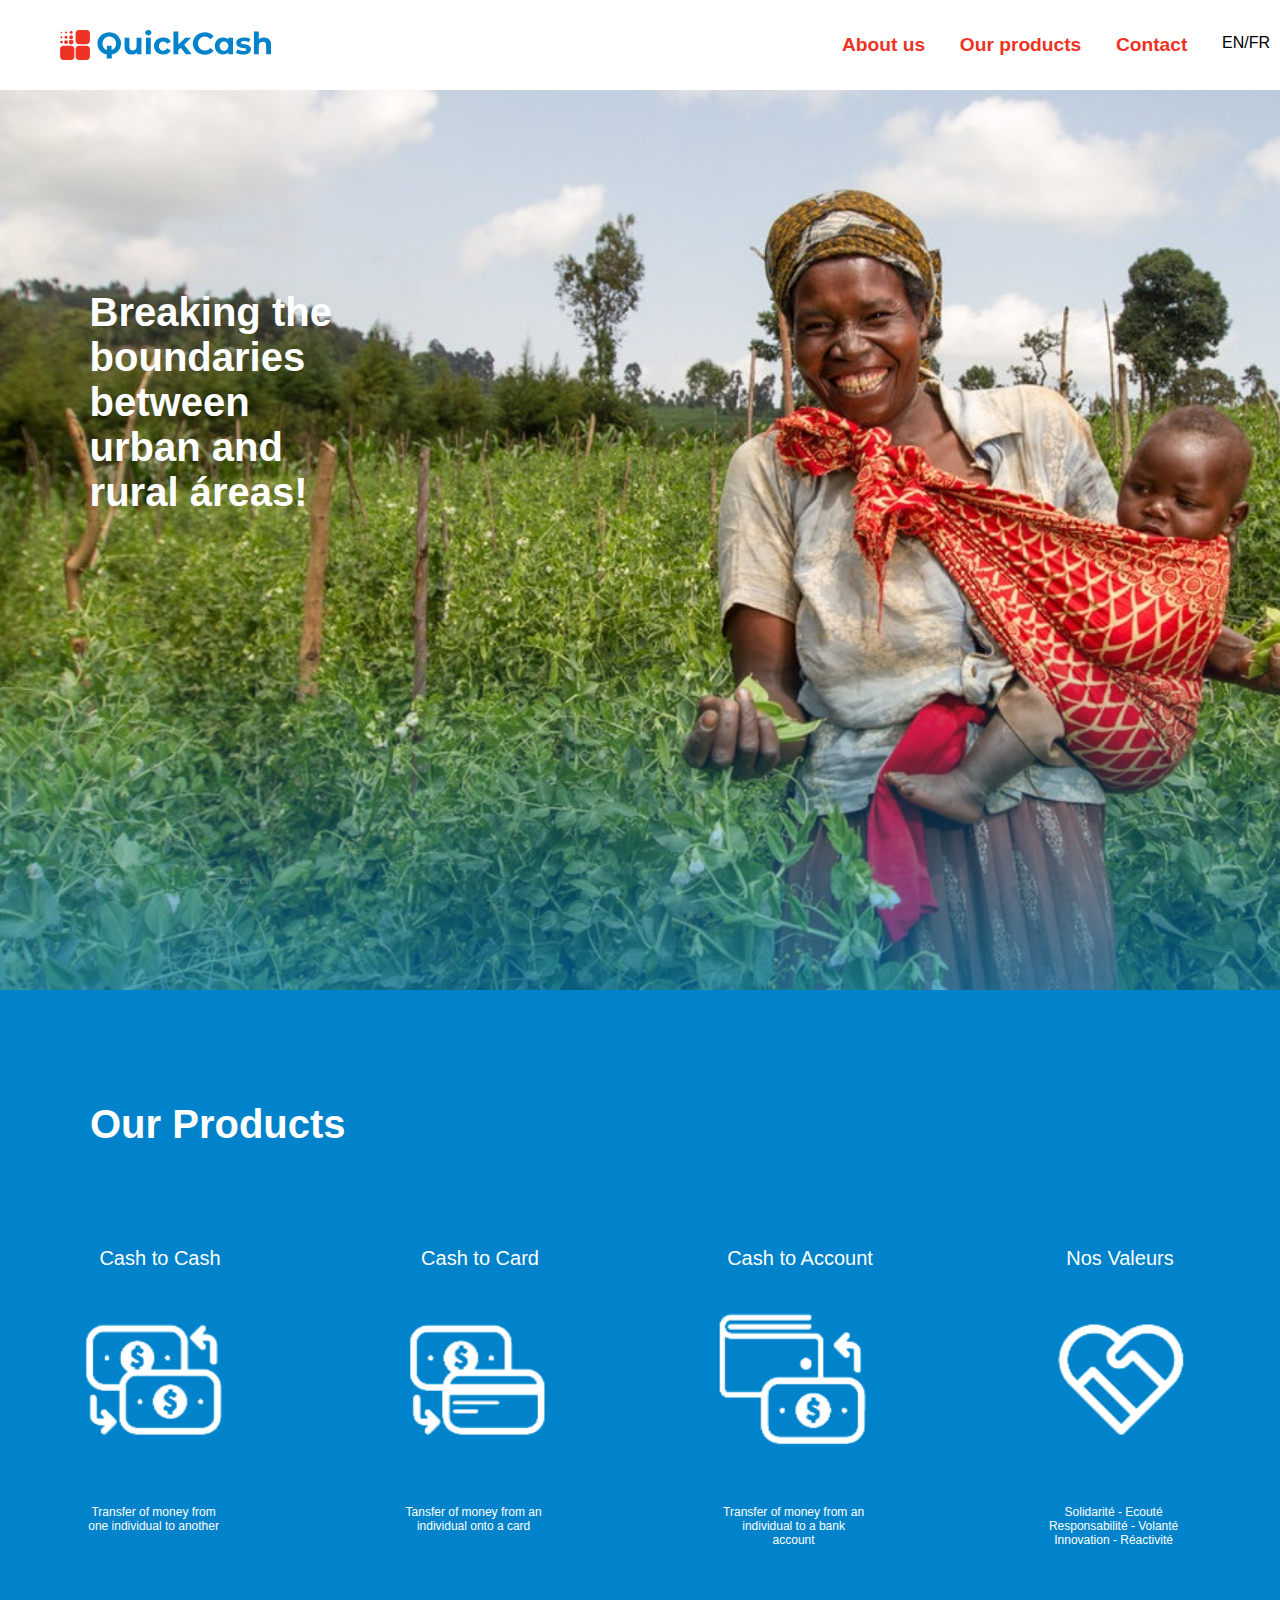
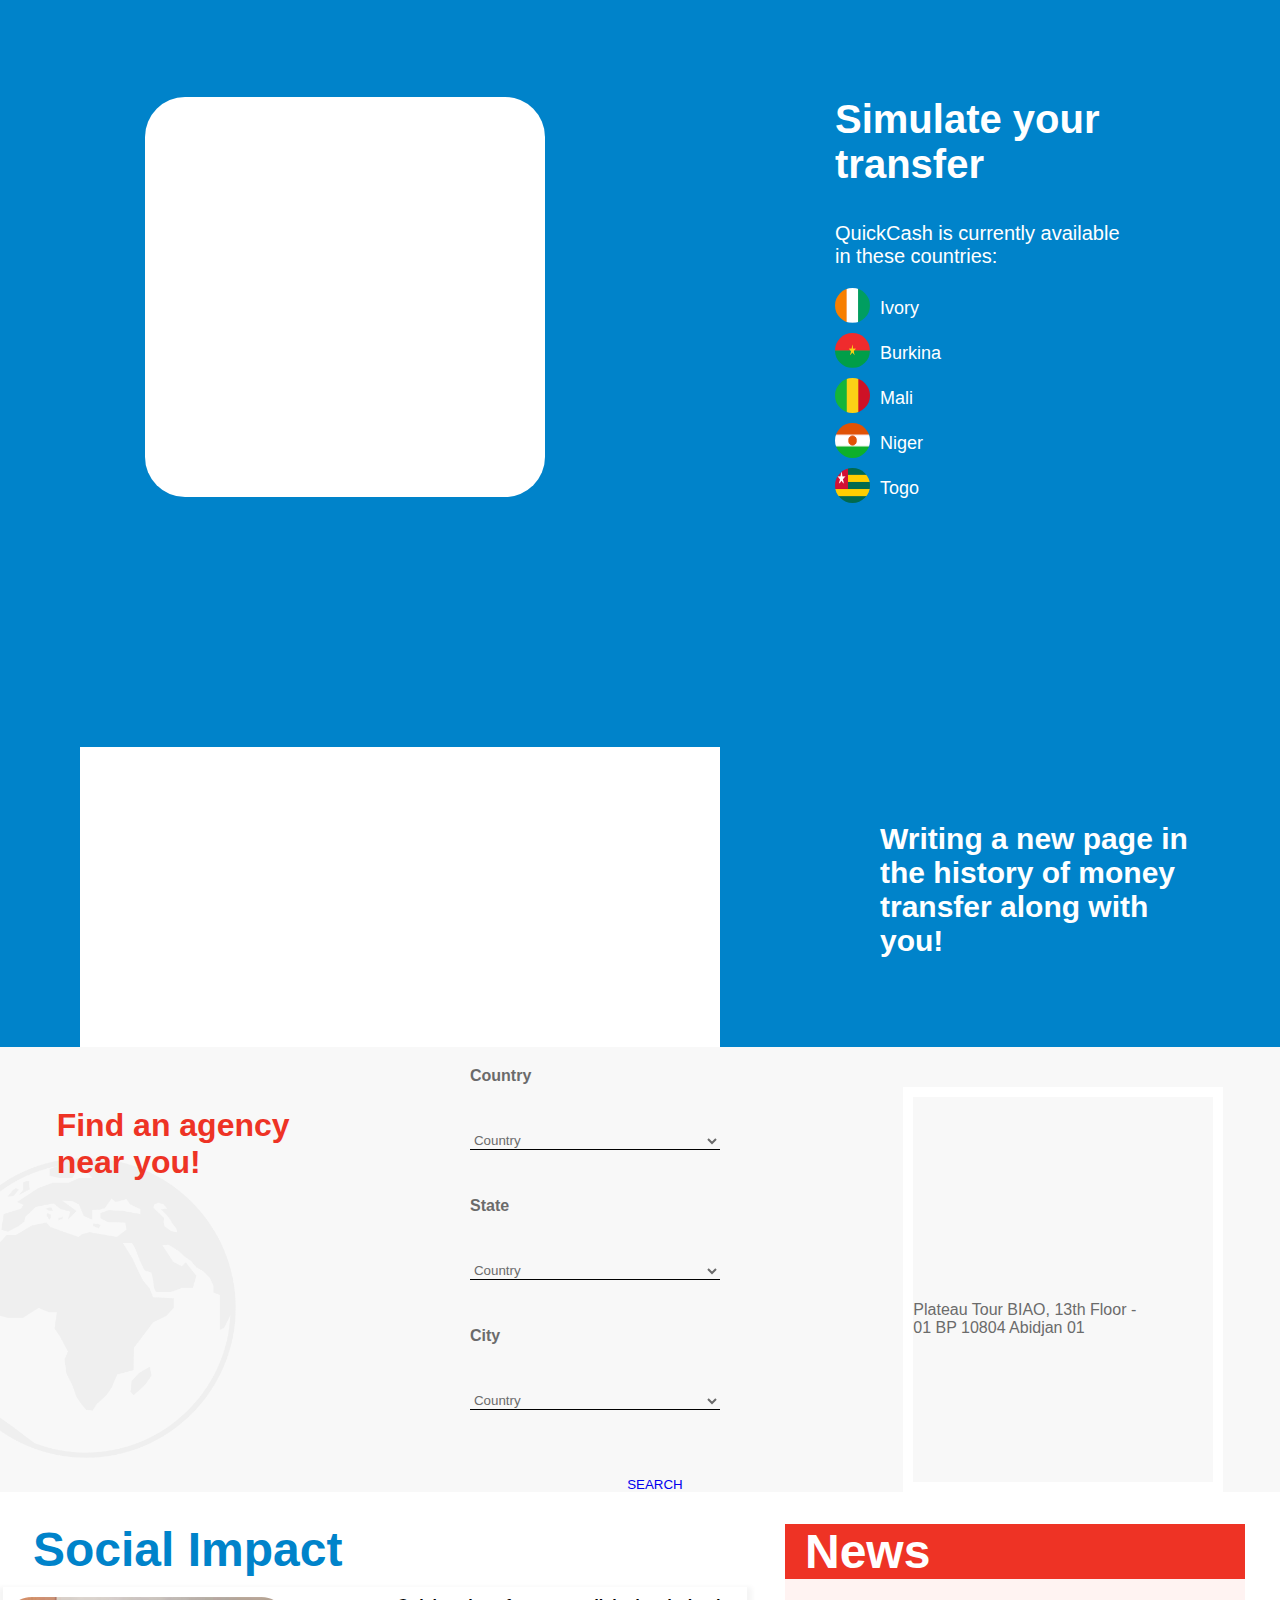
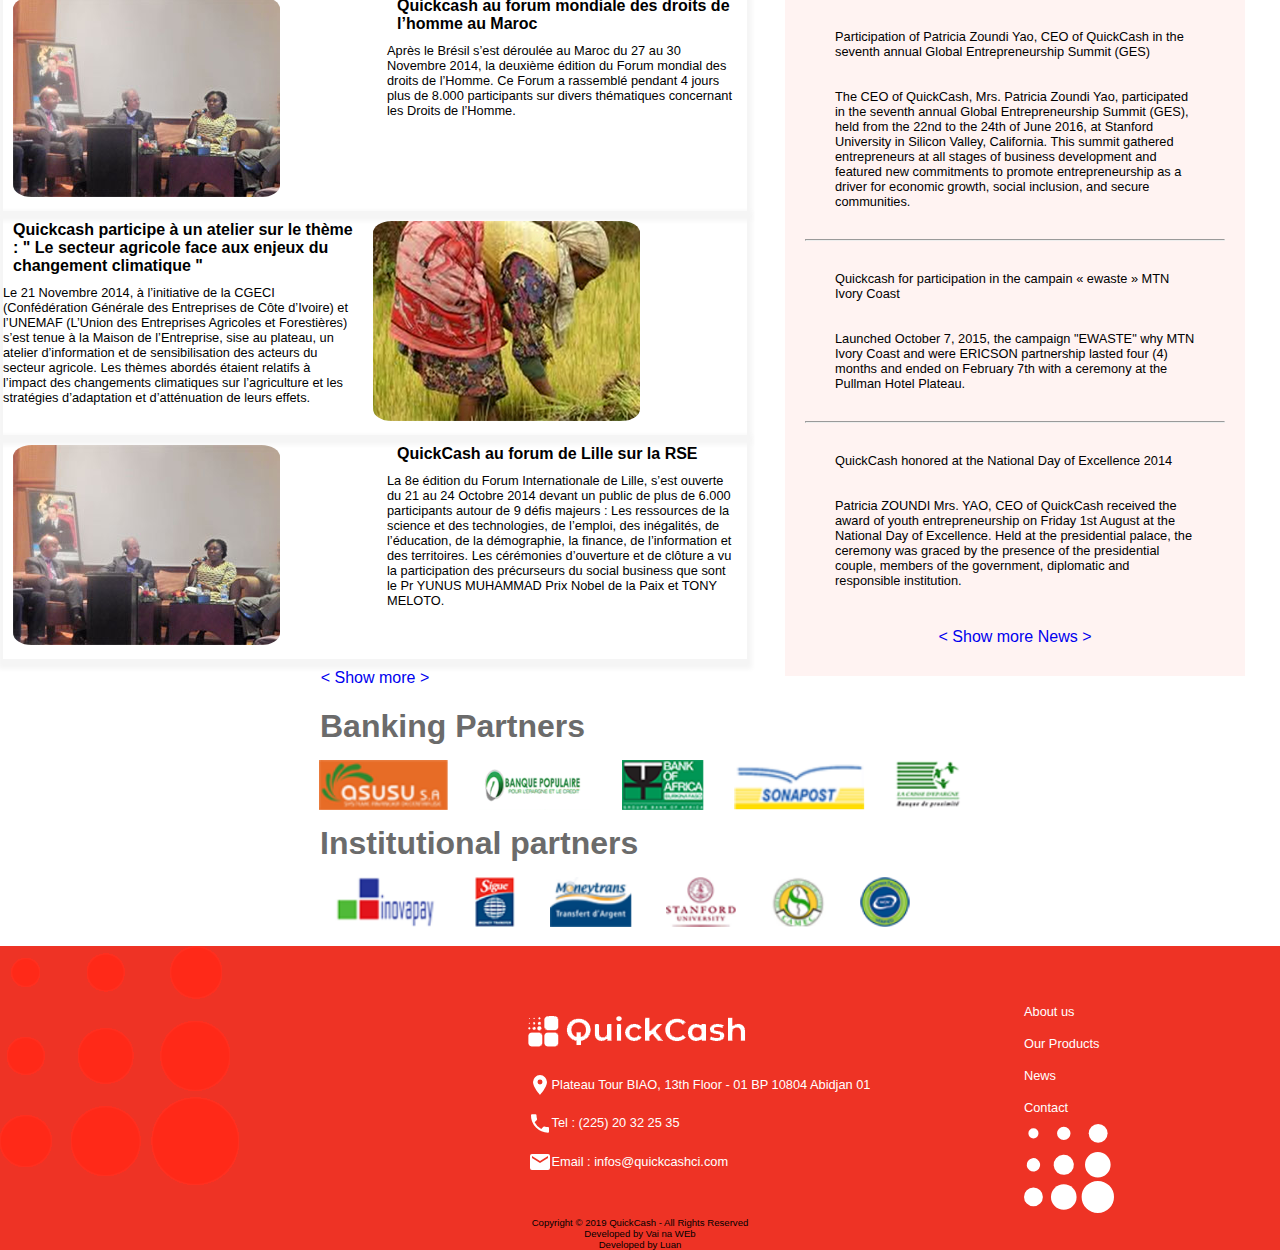
<file: index.html>
<!DOCTYPE html>
<html lang="en-US">
	<head>
		<title>Quickcash</title>
		<meta charset="utf-8">
		<link rel="stylesheet" href="style.css">
		<meta name="viewport" content="width=device-width, initial-scale=1">
	</head>
	<body>
		<header class="quickcash__block">
			<div class="quickcash">
				<img class="quickcash__bigpicture" src="assets/logo.svg" alt="woman in the plantation">
			</div>
			<nav>
				<a class="navlink" href="">About us</a>
				<a class="navlink" href="">Our products</a>
				<a class="navlink" href="">Contact</a>
				<a class="navlink__lang" href="">en/fr</a>
			</nav>
				<p class="menu">Menu</p>
		</header>
		<div class="imagen">
			<div class="text">
				<p class="textimage">Breaking the boundaries between urban and rural áreas!</p>
			</div>
			<div class="div__lineargradiente">			
			</div>
		</div>
		<main>
			<section class="ourproducts">
				<h1 class="ourproducts__title">Our Products</h1>
			<div class="ourproductsPrincipal">
				<div class="ourproducts__block">
					<p class="ourproducts__blockTitle">Cash to Cash</p>
					<img class="ourproducts__images" src="assets/cash.png" alt="cash">
				<div class="ourproducts__divparagraphs">
						<p class="ourproducts__paragraphs">Transfer of money from one individual to another </p>
				</div>
				</div>
				<div class="ourproducts__block">
					<p class="ourproducts__blockTitle">Cash to Card</p>
					<img class="ourproducts__images" src="assets/card.png" alt="card">
					<div class="ourproducts__divparagraphs">
					<p class="ourproducts__paragraphs">Tansfer of money from an individual onto a card</p>
				</div>
				</div>
				<div class="ourproducts__block">
					<p class="ourproducts__blockTitle">Cash to Account</p>
					<img class="ourproducts__images" src="assets/account.png" alt="account">
				<div class="ourproducts__divparagraphs">
						<p class="ourproducts__paragraphs">Transfer of money from an individual to a bank account</p>
				</div>
				</div>
				<div class="ourproducts__block"> 
					<p class="ourproducts__blockTitle">Nos Valeurs</p>
					<img class="ourproducts__images" src="assets/valeurs.png" alt="values">
				<div class="ourproducts__divparagraphs">
					<p class="ourproducts__paragraphs">Solidarité - Ecouté Responsabilité - Volanté Innovation - Réactivité</p>
				</div>
				</div>
				</div>
			</section>
			<section class="simulate">
				<div class="simulate__blockTransfer"></div>
				<div class="simulate__blockCountries">
					<h1 class="simulate__title">Simulate your transfer</h1>
					<p class="simulate__paragraph">QuickCash is currently available in these countries:</p>
				<div class="simulate__divimages">
					<img class="simulate__imagecountries" src="assets/Costa-do-marfim.png" title="Ivory" alt="Ivory">
					<p class="simulate__titleimages">Ivory</p>
				</div>
				<div class="simulate__divimages">
					<img class="simulate__imagecountries" src="assets/BurkinaFaso.png" title="Burkina" alt="Burkina">
					<p class="simulate__titleimages">Burkina</p>
				</div>
				<div class="simulate__divimages">
					<img class="simulate__imagecountries" src="assets/mali.png" title="Mali" alt="Mali">
					<p class="simulate__titleimages">Mali</p>
				</div>
				<div class="simulate__divimages">
					<img class="simulate__imagecountries" src="assets/Niger.png" title="Niger" alt="Niger">
					<p class="simulate__titleimages">Niger</p>
				</div>
				<div class="simulate__divimages">
					<img class="simulate__imagecountries" src="assets/Togo.png" title="Togo" alt="Togo">
					<p class="simulate__titleimages">Togo</p>
				</div>
				</div>
			</section>
			<section class="slide">
				<div class="slide__block"></div>
				<div class="slide__blockdescription">
					<h1 class="slide__description">Writing a new page in the history of money transfer along with you!</h1>
				</div>
			</section>
			<section class="agency">
				<img class="agency__pictureglobo" src="assets/noun_Globe_1368242.png" alt="globe">
				<h1 class="agency__title">Find an agency near you!</h1>
				<form class="agency__form">
                	<label class="agency__label" for="country">Country</label>
              	<select id="country" name="country">
                    <option value="country">Country</option>
                    <option value="Ivory">Ivory Coast</option>
                    <option value="Burkina">Burkina Faso</option>
                    <option value="Mali">Mali</option>
                    <option value="Niger">Niger</option>
                    <option value="Togo">Togo</option>
               	</select>
               		<label class="agency__label" for="state">State</label>
	           		<select name="state" id="state">
					<option value="country">Country</option>
                    <option value="Ivory">Ivory Coast</option>
                    <option value="Burkina">Burkina Faso</option>
                    <option value="Mali">Mali</option>
                    <option value="Niger">Niger</option>
                    <option value="Togo">Togo</option>
				</select>
					<label class="agency__label" for="city">City</label>
				<select name="city" id="city">
					<option value="country">Country</option>
                    <option value="Ivory">Ivory Coast</option>
                    <option value="Burkina">Burkina Faso</option>
                    <option value="Mali">Mali</option>
                    <option value="Niger">Niger</option>
                    <option value="Togo">Togo</option>
				</select>
				<button class="button__search"><a href="#">search</a></button>
				</form>
				<div class="agency__blockmap">
				<div>
					<iframe src="https://www.google.com/maps/embed?pb=!1m16!1m12!1m3!1d7718.717995121278!2d-3.984081587548322!3d5.3485668109605955!2m3!1f0!2f0!3f0!3m2!1i1024!2i768!4f13.1!2m1!1sPlateau+Tour+BIAO!5e0!3m2!1spt-BR!2sbr!4v1558968668634!5m2!1spt-BR!2sbr" width="300" height="200" frameborder="0" style="border:0" allowfullscreen></iframe>
					<p class="agency__paragraph--map">Plateau Tour BIAO, 13th Floor - 01 BP 10804 Abidjan 01</p>
				</div>
				</div>
			</section>
			<section class="social__block--socialnews">
			<section>
				<h1 class="social__title">Social Impact</h1>
				<div class="social__block">
					<div class="social__block--imagem">
						<img class="social__imagem" src="assets/forum-mondiale.jpg" alt="forum">
					</div>
					<div>
						<h2 class="social__subtitle">Quickcash au forum mondiale des droits de l’homme au Maroc</h2>
						<p class="social__paragraph">Après le Brésil s’est déroulée au Maroc du 27 au 30 Novembre 2014, la deuxième édition du Forum mondial des droits de l’Homme. Ce Forum a rassemblé pendant 4 jours plus de 8.000 participants sur divers thématiques concernant les Droits de l’Homme.</p>
					</div>
				</div>
				<div class="social__block--reverse">
					<div>
						<h2 class="social__subtitle">Quickcash participe à un atelier sur le thème : " Le secteur agricole face aux enjeux du changement climatique "</h2>
						<p class="social__paragraph">Le 21 Novembre 2014, à l’initiative de la CGECI (Confédération Générale des Entreprises de Côte d’Ivoire) et l’UNEMAF (L’Union des Entreprises Agricoles et Forestières) s’est tenue à la Maison de l’Entreprise, sise au plateau, un atelier d’information et de sensibilisation des acteurs du secteur agricole. Les thèmes abordés étaient relatifs à l’impact des changements climatiques sur l’agriculture et les stratégies d’adaptation et d’atténuation de leurs effets.</p>
					</div>
					<div class="social__block--imagem">
						<img class="social__imagem" src="assets/atelier-secteur-agricole.jpg" alt="atelier">
					</div>
				</div>
				<div class="social__block">
					<div class="social__block--imagem">
						<img class="social__imagem" src="assets/forum-mondiale.jpg" alt="forum">
					</div>
					<div>
						<h2 class="social__subtitle">QuickCash au forum de Lille sur la RSE</h2>
						<p class="social__paragraph">La 8e édition du Forum Internationale de Lille, s’est ouverte du 21 au 24 Octobre 2014 devant un public de plus de 6.000 participants autour de 9 défis majeurs : Les ressources de la science et des technologies, de l’emploi, des inégalités, de l’éducation, de la démographie, la finance, de l’information et des territoires. Les cérémonies d’ouverture et de clôture a vu la participation des précurseurs du social business que sont le Pr YUNUS MUHAMMAD Prix Nobel de la Paix et TONY MELOTO.</p>
					</div>
				</div>
				<a href="#"><p class="social__showmore">< Show more ></p></a>
			</section>
			<section class="news__block--responsive">
				<div class="news__block">
					<h1 class="news__title">News</h1>
				</div>
				<div class="news__block--paragraph">
					<p class="news__paragraph">Participation of Patricia Zoundi Yao, CEO of QuickCash in the seventh annual Global Entrepreneurship Summit (GES)</p>
					<p class="news__paragraph">The CEO of QuickCash, Mrs. Patricia Zoundi Yao, participated in the seventh annual Global Entrepreneurship Summit (GES), held from the 22nd to the 24th of June 2016, at Stanford University in Silicon Valley, California. This summit gathered entrepreneurs at all stages of business development and featured new commitments to promote entrepreneurship as a driver for economic growth, social inclusion, and secure communities.</p>
					<hr>
					<p class="news__paragraph">Quickcash for participation in the campain « ewaste » MTN Ivory Coast</p>
					<p class="news__paragraph">Launched October 7, 2015, the campaign "EWASTE" why MTN Ivory Coast and were ERICSON partnership lasted four (4) months and ended on February 7th with a ceremony at the Pullman Hotel Plateau.</p>
					<hr>
					<p class="news__paragraph">QuickCash honored at the National Day of Excellence 2014</p>
					<p class="news__paragraph">Patricia ZOUNDI Mrs. YAO, CEO of QuickCash received the award of youth entrepreneurship on Friday 1st August at the National Day of Excellence. Held at the presidential palace, the ceremony was graced by the presence of the presidential couple, members of the government, diplomatic and responsible institution.</p>
					<a href="#"><p class="social__showmore">< Show more News ></p></a>
				</div>
			</section>
			</section>
			<section>
				<h1 class="partners__title">Banking Partners</h1>
				<div class="partners__block--picture">
					<img class="partners__picture" src="assets/asusu.png" alt="bank">
					<img class="partners__picture" src="assets/banque-populaire.png" alt="bank">
					<img class="partners__picture" src="assets/boa-vert-bf.png" alt="bank">
					<img class="partners__picture" src="assets/sonapost.png" alt="bank">
					<img class="partners__picture" src="assets/cnce.png" alt="bank">
				</div>
				<h1 class="institutional__title">Institutional partners</h1>
				<div class="institutional__title">
					<img class="partners__picture" src="assets/inovapay.png" alt="partners">
					<img class="partners__picture" src="assets/logo2.png" alt="partners">
					<img class="partners__picture" src="assets/moneytrans.png" alt="partners">
					<img class="partners__picture" src="assets/stanford.png" alt="partners">
					<img class="partners__picture" src="assets/camec.png" alt="partners">
					<img class="partners__picture" src="assets/chamber-trust.png" alt="partners">
				</div>
			</section>
	</main>
	<footer>
			<div class="footer__image">
				<img class="footer__image--responsive" src="assets/circulos-vermelhos.png" alt="simbolo footer">
			</div>
			<div class="footer__boxtitle">
				<img src="assets/logo-footer.png" alt="logo footer">
				<div class="footer__contact">
					<img class="footer__piccontact" src="assets/baseline-location_on-24px.svg" alt="location">
					<p class="footer__paragraph">Plateau Tour BIAO, 13th Floor - 01 BP 10804 Abidjan 01</p>
				</div>
					<div class="footer__contact">
						<img class="footer__piccontact" src="assets/baseline-phone-24px.svg" alt="phone">
						<p class="footer__paragraph">Tel : (225) 20 32 25 35</p>
					</div>
						<div class="footer__contact">
							<img class="footer__piccontact" src="assets/baseline-email-24px.svg" alt="mensage">
							<p class="footer__paragraph">Email : infos@quickcashci.com</p>
						</div>
			</div>
				<div class="footer__textpic">
					<a href=""><p class="footer__link">About us</p></a>
					<a href=""><p class="footer__link">Our Products</p></a>
					<a href=""><p class="footer__link">News</p></a>
					<a href=""><p class="footer__link">Contact</p></a>
					<img class="footer__ballswhite" src="assets/detalhe_footer_pequeno.svg" alt="logo footer">
				</div>
			</div>
				<div class="footer__copyright">
					<p class="desenvolvido__paragraph">Copyright © 2019 QuickCash - All Rights Reserved</p>
					<p class="desenvolvido__paragraph">Developed by Vai na WEb</p>
					<p class="desenvolvido__paragraph">Developed by Luan</p>
				</div>
		</footer>
	</body>
</html>
</file>
<file: style.css>
* {
	padding: 0;
	margin: 0;
	box-sizing: border-box;
	text-decoration: none;
}
@import url('https://fonts.googleapis.com/css?family=Montserrat+Alternates:400,600|Montserrat:300,400,500,600,700,800,900|Muli:300,400,500,600&display=swap');

.quickcash__block{
	width:100%;
	min-height: 10vh;
	display:flex;
	justify-content:space-between;
	align-items: center;
}
.quickcash{
	margin-left:60px;
	display:flex;
}
body{
	font-size: 16px;
	font-family: Montserrat,sans-serif;
}
nav{
	width:35vw;
	padding:10px;
	display:flex;
	justify-content:space-between;
	margin:0 0 0 40px;
}
.menu{
	display: none;
}
.quickcash__bigpicture{
	height:30px;
}
.navlink{
	color:#EE3325;
	font-size: 1.2rem;
	font-weight: 700; 
}
@media (max-width: 768px){
	nav{
		display: none;
	}
}
.navlink__lang{
	color: black;
	text-transform: uppercase;
	font-size: 1rem;
}
.imagen{
	height:100vh;
	background-size:cover;
	background-image:url(assets/mlh.jpg); 
	padding-top: 200px; 
	position: relative;
}
.imagen:after{
	content:"";
	position: absolute;
	width: 100%;
	top:34%;
	left:0;
	min-height:66%;
	background:linear-gradient(to bottom,rgba(0,131,202,.0)40%,rgba(0,131,202,.62)100%, #0083ca 90%,#0083ca 100%);
}
.text{
	width:20vw;
	color:white;
	display:flex;
	margin-left: 7%;
}
.textimage{
	font-size: 2.5rem;
	font-family: Montserrat,sans-serif;
	font-weight: 700;
}
@media(max-width: 425px){     
	.textimage{
		font-size: 1.3rem;
	}
 }
@media(max-width: 768px){     
	.imagen{
		height:70vh;
	}
	.text{
		width:36vw;
	}
 }
@media(max-width: 768px){
	.imagen{
		height: 58vh;
		padding:126px;
		padding-left:0px;
	}
	.text{
		width:30vw;
	}
}
@media(max-width: 768px){
	.imagen{
		height:50vw;
		padding:130px;
		padding-left:0px;
	}
	.text{                      
		width:30vw;	
	}
}
@media(max-width: 768px){
	.imagen{
		padding:92px;
		padding-left:0;
	}
@media (max-width: 768px){
	.menu {
		display: block;
		color:red;
		font-family: Montserrat, ExtraLight;
		padding-right:40px;
		font-size:30px;
	}
}
	.text{
		width:30vw;
	}
}
@media(max-width:500px){
	.imagen{
		display:flex;
		justify-content:center;
	}
}
select{
	width: 250px;
	border: none;
	border-bottom: 1px solid black;
	background-color: #F8F8F8;
	margin: 20px 0px;
	font-family: 'Montserrat', sans-serif;
	color: #6b6b6b;
}
@media(max-width: 900px){
		select{
			width: 66vw;
		}
}
button {
	border: none;
	color: #0083CA;
	background-color: transparent;
}
.agency{
    display: flex;
    justify-content: space-around;
    position: relative;
    overflow: hidden;
    background-color: #F8F8F8;
}
@media (max-width: 768px){
	.agency{
		flex-direction: column;
	}
}
.agency__title{
	width: 300px;
    font-size: 2rem;
    margin: 60px 0 0 0;
    color: #EE3325;
    font-family: 'Montserrat', sans-serif;
    position: relative;
}
@media(max-width: 768px){
	.agency__title{
		margin-left: 2rem;
	}
}
.agency__pictureglobo{
    width:300px;
	position: absolute;	
	top: 25%;
	left: -5%;
}
@media (max-width: 768px){
		.agency__pictureglobo{
			display: none;
		}
}
.agency__form{
	width: 25%;
	color:#6B6B6B;
    min-height: 35vh;
    display: flex;
    flex-direction: column;
    justify-content: space-between;
    margin-top: 20px;
}
@media (max-width: 768px){
		.agency__form{
			width: 90vw;
			display: flex;
			justify-content: center;
			margin-left: 2rem;
			flex-wrap: wrap;
		}		
}
.agency__label{
	font-size: 1rem;
	font-family: 'Montserrat', sans-serif;
	font-weight: bold;
	width: 100vw;
}
.button__search{
	margin: 20px 0 0 50px;
	text-transform: uppercase;
}
.agency__blockmap{
	min-height: 45vh;
	margin: 40px 0 0 0;
	border: solid 10px #FFF;
}
.agency__paragraph--map{
    color: #6B6B6B;
    font-size: 1rem;
    width: 230px;
    height: 10vh;
}
.social__title{
	font-size: 3rem;
	color: #0083CA;
	padding: 30px 0 10px 30px;
}
@media (max-width: 1024px){
	.social__title{
		margin: 0 0 0 2.5rem;
	}
}
.social__block{
	display: flex;
	box-shadow: 0px 5px 5px 5px #F5F5F5;
	width: auto;
}
@media (max-width: 768px){
	.social__block{
		flex-wrap: wrap;
	}
}
.social__block--reverse{
	display: flex;
	box-shadow: 0px 5px 5px 5px #F5F5F5;
	width: auto;
}
@media (max-width: 768px){
	.social__block--reverse{
		flex-wrap: wrap-reverse;
	}
}
.social__block--imagem{
	width: 30vw;
}
.social__imagem{
	border-radius: 10%;
	padding: 10px;
}
.social__subtitle{
	padding: 10px;
    width: 360px;
    font-size: 1rem;
}
.social__paragraph{
	width: 350px;
	font-size: 0.8rem;
}
.social__showmore{
	text-align: center;
	padding: 10px;
	font-family: 'Montserrat', sans-serif;
}
.social__block--socialnews{
	display: flex;
	justify-content: space-around;
}
@media(max-width: 768px){
	.social__block--socialnews{
		flex-wrap: wrap;
	}
}
.news__block{
	background-color: #EE3325;
}
.news__block--responsive{
	background-color: #FFF3F2;
	margin: 2rem;
}
@media (max-width: 1024px){
	.news__block--responsive{
		width: 100%;
		flex-wrap: wrap;
		margin-left:10rem;
	}
}
@media (max-width: 768px){
	.news__block--responsive{
		margin: 0;
	}
}
@media (max-width: 425px){
	.news__block--responsive{
		margin:0;
	}
}
.news__title{
	font-size: 3rem;
	color: #FFF;
	margin-left: 20px;
}
@media(max-width: 500px){
	.news__title{
		text-align: center;
	}
}
.news__block--paragraph{
	padding: 20px;
	font-size: 1rem;
}
@media (max-width: 320px){
	.news__block--paragraph{
		margin-left: 5rem;
	}
}
.news__paragraph{
	width: 360px;
	margin: 30px;
	font-size: 0.8rem;
}
.partners__title{
	margin: 0 0 0 25%;
	color: #6B6B6B;
}
@media (max-width: 768px){
	.partners__title{
	display: flex;
	justify-content: space-around;
	}
}
.partners__block--picture{
	display: flex;
	justify-content: center;
	flex-wrap: wrap;
}
.partners__picture{
	height: 50px;
	margin: 15px;
}
.institutional__block--picture{
	display: flex;
	justify-content: center;
}
.institutional__title{
	margin: 0 0 0 25%;
	color: #6B6B6B;
	flex-wrap: wrap;
}
@media (max-width: 768px){
	.institutional__title{
	display: flex;
	justify-content: space-around;
	}
}
.ourboard__main{
	display: flex;
	justify-content: space-between;
	flex-wrap: wrap;
	background-color: #FCF9F9;
	font-family: 'Montserrat', sans-serif;
}
.ourboard__block--picture{
	padding: 60px 60px 0 60px;
}
.ourboard__title{
	font-size: 2rem;
	color: #EE3325;
	padding: 10px;
}
.ourboard__picture{
	height: 30vh;
	margin: 15px 0px 15px 15px;
}
.ourboard__subtitle{
	color: #ED1D24;
	font-size: 1rem;
    padding: 10px;
    width: 20vw;
}
.ourboard__subtitle--color{
    width: 25vw;
	color: #000;
	font-size: 0.8rem;
    padding: 10px;
    font-family: 'Montserrat', sans-serif;
}
.ourboard__block{
	display: flex;
	box-shadow: 0px 1px 3px 1px rgba(0,0,0,0.30);
	margin: 30px;
}
@media (max-width: 768px){
	.ourboard__block{
		flex-direction: column;
	}
}
.ourboard__blocktwo{
	display: flex;
	box-shadow: 0px 1px 3px 1px rgba(0,0,0,0.30);
	margin: 30px;
}
@media (max-width: 768px){
	.ourboard__blocktwo{
		flex-direction: column;
	}
}
.ourboard__blockthree{
	display: flex;
	box-shadow: 0px 1px 3px 1px rgba(0,0,0,0.30);
	margin: 30px;
}
@media (max-width: 768px){
	.ourboard__blockthree{
		flex-direction: column;
	}
}
.ourboard__paragraph{
	width: 30vw;
	font-size: 0.8rem;
	padding: 20px;
}
.aboutnews{
	display: flex;
	justify-content: space-around;
	flex-wrap: wrap;
}
@media(max-width: 425px){
	.aboutnews{
		flex-wrap: wrap;
	}
}
.about{
	width: 100%;
	padding: 60px 60px 0 60px;
}
.aboutnews__block, .aboutnews__blocktwo{
    display: flex;
    flex-direction: column;
    justify-content: center;
    text-align: center;
    border: solid 10px #FFF3F2;
    border-radius: 10%;
    align-items: center;
    background-color: #FFF3F2;
    margin: 30px;
}
.aboutnews__title{
	color: #EE3325;
	font-size: 2rem;
	flex-wrap: wrap;
}
@media(max-width: 768px){
	.aboutnews__title{
		text-align: center;
	}
}
.aboutnews__picture{
	height: 30vh;
	border-radius: 10%;
}
.aboutnews__subtitle{
	font-size: 1rem;
	width: 30vw;
}
@media (max-width: 425px){
	.aboutnews__subtitle{
		width: auto;
	}
}
.aboutnews__paragraph{
	font-size: 0.8rem;
	width: 30vw;
}
@media (max-width: 425px){
	.aboutnews__paragraph{
		width: auto;
	}
}
.ourproducts{
	background-color: #0083CA;
}
.ourproducts__title{
	font-size: 40px;
	margin-left: 10vh;
	padding: 7rem 0 0 0;
	color: white;
}
@media (max-width: 900px){
	.ourproducts__title{
		font-size: 30px;
		margin-left: 6vh;
	}
}
@media (max-width: 550px){
	.ourproducts__title{
		font-size: 40px;
		margin-left: 0;
		text-align: center;
	}
}
.ourproductsPrincipal{
	width: 100%;
	display: flex;
	margin-top: 100px;
}
.ourproducts__block{
	width: 25%;
}
@media (max-width: 550px){
	.ourproductsPrincipal{
		flex-wrap: wrap;
		margin-top: 50px;
	}
	.ourproducts__block{
		width: 50%;
	}
}
@media (max-width: 320px){
	.ourproducts__block{
		width: 100%;
	}
}
.ourproducts__blockTitle{
	font-size: 20px;
	text-align: center;
	color: white;
}
@media (max-width: 320px){
	.ourproducts__blockTitle{
		font-size: 30px;
	}
}
.ourproducts__images{
	width: 100%;
}
.ourproducts__divparagraphs{
	width: 46%;
	margin-bottom: 150px;
	margin-left: 25%;
}
@media (max-width: 550px){
	.ourproducts__divparagraphs{
		margin-bottom: 70px;
	}
}
@media (max-width: 320px){
	.ourproducts__divparagraphs{
		width: 50%;
	}
}
.ourproducts__paragraphs{
	font-size: 12px;
	text-align: center;
	color: white;
}
@media (max-width: 320px){
	.ourproducts__paragraphs{
		font-size: 14px;
	}
}
.simulate{
	width: 100%;
	display: flex;
	justify-content: space-around;
	background-color: #0083CA;
}
@media (max-width: 701px){
	.simulate{
		justify-content: flex-start;
		flex-wrap: wrap-reverse;
	}
}
.simulate__blockTransfer{
	width: 400px;
	height: 400px;
	margin-bottom: 250px;
	background-color: white;
	border-radius: 10%;
}
@media (max-width: 701px){
	.simulate__blockTransfer{
		margin-left: 20px;
	}
}
@media(max-width: 475px){
	.simulate__blockTransfer{
		width: 90%;
		height: 350px;
	}
}
@media (max-width: 340px){
	.simulate__blockTransfer{
		width: 300px;
		height: 300px;
		margin-left: 15px;
	}
}
.simulate__blockCountries{
	width: 300px;
}
@media (max-width: 701px){
	.simulate__blockCountries{
		margin-left: 50px;
	}
}
.simulate__title, .simulate__paragraph{
	font-size: 40px;
	margin-bottom: 35px;
	color: white;
}
.simulate__divimages{
	display: flex;
}
.simulate__titleimages{
	margin-top: 10px;
	margin-left: 10px;
	font-size: 18px;
	color: white;
}
.simulate__paragraph{
	font-size: 20px;
	margin-bottom: 20px;
}
.simulate__imagecountries{
	width: 35px;
	height: 35px;
	margin-bottom: 10px; 
	border-radius: 50%;
}
.slide{
	display: flex;
	justify-content: space-around;
	background-color: #0083CA;
}
@media (max-width: 701px){
	.slide{
		flex-wrap: wrap-reverse;
	}
}
.slide__block{
	width: 50%;
	height: 300px;
	background-color: white;
}
.slide__blockdescription{
	width: 320px;
	height: 150px;
	align-self: center;
}
.slide__description{
	font-size: 30px;
	text-align: left;
	color: white;	
}
.ourvaleus{
	display: flex;
	flex-direction: column;
	background: linear-gradient(to bottom, rgba(0,131,202,1) 0%, rgba(0,131,202,1)50%, rgba(0,89,202,1) 100%);
	padding: 10vh 3vw;
}
.about__container{
	width: 100%;
	display: flex;
	margin-bottom: 150px;
}
@media (max-width: 650px){
	.about__container{
		flex-wrap: wrap-reverse;
		justify-content: center;
	}
}
.about__title{
	margin-left: 50px;
	font-size: 40px;
	color: white;
}
@media (max-width: 650px){
	.about__title{
		margin-left: 0;
		text-align: center;
	}
}
.about__blockimage{
	width: 45%;
	margin-left: 50px;

}
@media (max-width: 850px){
	.about__blockimage{
		margin-right: 10vh;
	}
}
@media (max-width: 650px){
	.about__blockimage{
		width: 75%;
		margin-left: 130px;
	}
}
@media (max-width: 475px){
	.about__blockimage{
		margin-left: 7vh;
	}
}
.about__image, .about__imagesmile{
	width: 270px;
	height: 180px;
	margin-top: 20px;
}
@media (max-width: 650px){
	.about__image, .about__imagesmile{
		width: 330px;
		height: 230px;
	}
}
@media (max-width: 400px){
	.about__image, .about__imagesmile{
		width: 260px;
		height: 200px;
	}
}
.about__imagesmile{
	height: 280px;
}
.about__blockparagraphs{
	width: 38%;
	min-height: 100vh;
	display: flex;
	flex-direction: column;
	justify-content: space-around;
	margin-top: 6vh;
}
@media (max-width: 650px){
	.about__blockparagraphs{
		width: 75%;
	}
}
.about__paragraphs{
	color: white;
	font-size: 16px;
	font-family: 'Montserrat', sans-serif;	
}
@media (max-width: 350px){
	.about__paragraphs{
		margin-bottom: 20px;
	}
}
.ourvaleus{
	background: linear-gradient(to bottom, rgba(0,131,202,1) 0%,
	rgba(0,131,202,1)50%, rgba(0,89,202,1) 100%);
}
.ourvaleus__title{
	font-size: 40px;
    margin-left: 50px;
    margin-bottom: 100px;
    color: white;	
}
.ourvaleus__block{
	width: 80%;
	display: flex;
	flex-direction: column;
}
.ourvaleus__blockend{
	width: 50%;
	display: flex;
	align-self: flex-end;
	margin-bottom: 60px;
}
@media (max-width: 700px){
	.ourvaleus__blockend{
		width: 70%;
	}
}
@media (max-width: 550px){
	.ourvaleus__blockend{
		width: 95vw;
		align-self: auto;
	}
}
.ourvaleus__blocstart{
	width: 45%;
	display: flex;	
	align-self: flex-start;
	margin-bottom: 60px;
}
.ourvaleus__image{
	width: 150px;
	height: 150px;
	position: relative;
	bottom: 4vw;
	left: 5vw;
}
@media (max-width: 550px){
	.ourvaleus__image{
		left: 10vw;
		bottom: 7vw;
	}
}
.ourvaleus__blocktext{
	flex-direction: column;
}
.ourvaleus__titleparagraphs{
	font-size: 40px;
	margin-bottom: 10px;
	color: white;
}
@media (max-width: 450px){
	.ourvaleus__titleparagraphs{
		font-size: 25px;
		margin-bottom: 25px;
	}
}
.ourvaleus__paragraphs{
	font-size: 16px;
	color: white;
}
.ourproducts__title--home{
	font-size: 40px;
	margin-left: 18vh;
	color: white;
}
@media (max-width: 900px){
	.ourproducts__title--home{
		font-size: 30px;
		margin-left: 6vh;
	}
}
@media (max-width: 550px){
	.ourproducts__title--home{
		font-size: 40px;
		margin-left: 0;
		text-align: center;
	}
}
.ourproductsPrincipal--home{
	width: 100%;
	padding-bottom: 20vh;
	display: flex;
	margin-top: 100px;
}
.ourproducts__block--home{
	width: 33%;
	height: 300px;
}
@media (max-width: 550px){
	.ourproductsPrincipal--home{
		flex-wrap: wrap;
		margin-top: 50px;
		justify-content: center; 
	}
	.ourproducts__block--home{
		width: 50%;
	}
}
@media (max-width: 320px){
	.ourproducts__block--home{
		width: 100%;
	}
}
.ourproducts__blockTitle--home{
	font-size: 20px;
	text-align: center;
	color: white;
}
@media (max-width: 320px){
	.ourproducts__blockTitle--home{
		font-size: 30px;
	}
}
@media (max-width: 550px){
	hr{
		display: none;
		flex-direction: column;
	}
}
footer{
	display: flex;
	justify-content: space-between;
	background-color: #EE3325;
	flex-wrap: wrap;
}
@media(max-width: 425px){
	footer{
		flex-direction: column;
		align-items: center;
	}
}
.footer__image{
	width: 30vw;
}
@media(max-width:800px){
	.footer_image , .footer__ballswhite{
		display: none;
	}
}
.footer__image--responsive{

}
@media(max-width: 768px){
	.footer__image--responsive{
		display: none;
	}
}
.footer__boxtitle{
	margin: 70px 0 0 0;
	line-height: 3;
}

.footer__contact{
	display: flex;
}
.desenvolvido__paragraph{
	font-size: 0.6rem;
	font-family: 'Montserrat', sans-serif;
}
.footer__textpic{
	width: 20vw;
    margin: 50px 0 0 10px;
}
.footer__paragraph{
	font-size: 0.8rem;
	color: #FFFFFF;
}
.footer__link{
	font-size: 0.8rem;
	color: #FFFFFF;
	line-height: 2.5;
}
.footer__ballswhite{
	width: 7vw;
}
.footer__copyright{
	width: 100%;
	text-align: center;
}
</file>
